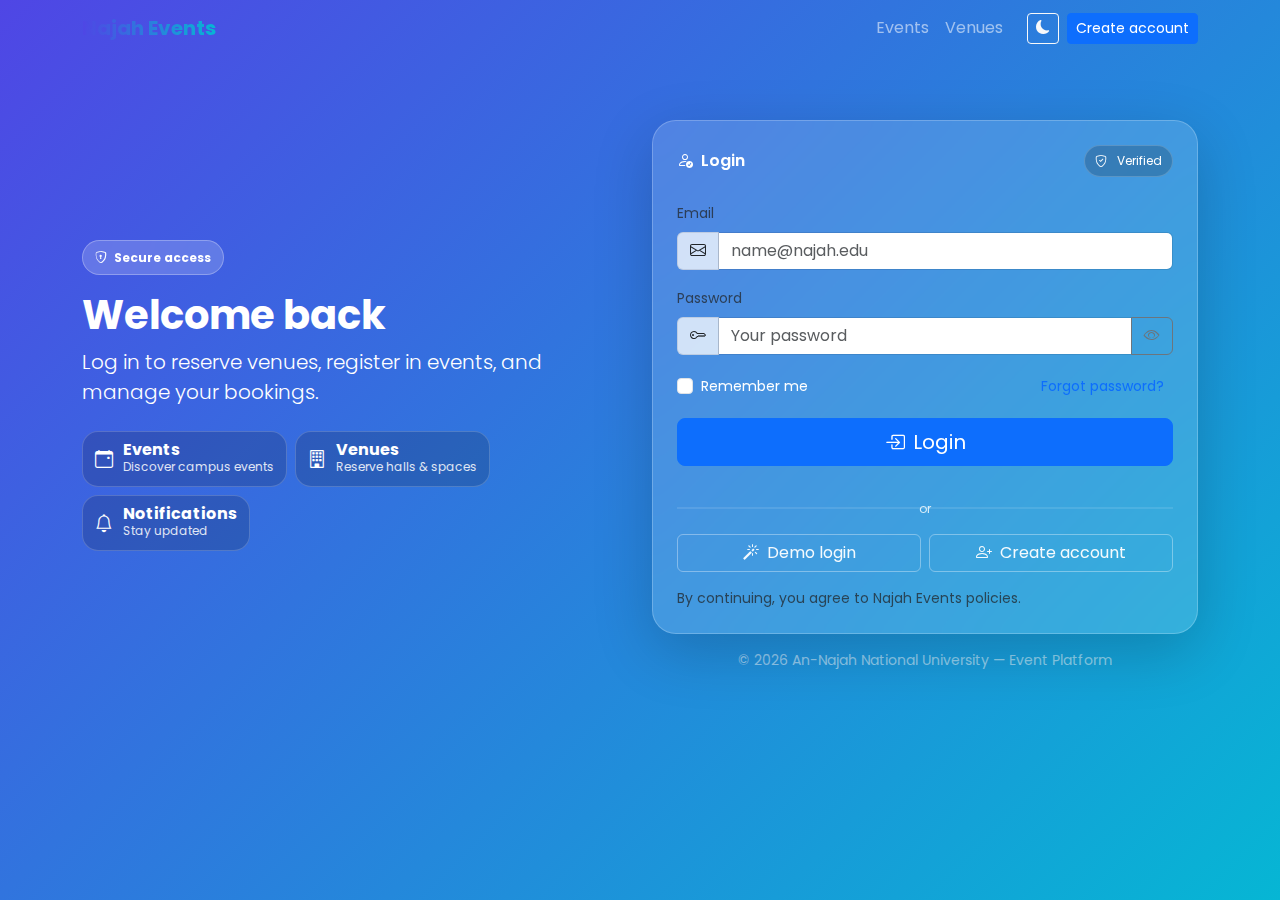
<file: login.html>
<!DOCTYPE html>
<html lang="en">
<head>
  <meta charset="UTF-8" />
  <meta name="viewport" content="width=device-width, initial-scale=1.0"/>
  <title>Login | Najah Events</title>

  <!-- Bootstrap -->
  <link href="https://cdn.jsdelivr.net/npm/bootstrap@5.3.2/dist/css/bootstrap.min.css" rel="stylesheet">
  <!-- Icons -->
  <link href="https://cdn.jsdelivr.net/npm/bootstrap-icons@1.11.1/font/bootstrap-icons.css" rel="stylesheet">
  <!-- Google Font -->
  <link href="https://fonts.googleapis.com/css2?family=Poppins:wght@300;400;600;800&display=swap" rel="stylesheet">

  <link rel="stylesheet" href="auth.css" />
</head>
<body>

  <!-- Navbar (same theme) -->
  <nav id="mainNav" class="navbar navbar-expand-lg fixed-top navbar-dark bg-transparent">
    <div class="container">
      <a class="navbar-brand fw-bold gradient-text" href="index.html">Najah Events</a>

      <button class="navbar-toggler" type="button" data-bs-toggle="collapse" data-bs-target="#navMenu">
        <span class="navbar-toggler-icon"></span>
      </button>

      <div class="collapse navbar-collapse" id="navMenu">
        <ul class="navbar-nav ms-auto align-items-lg-center">
          <li class="nav-item"><a class="nav-link" href="events.html">Events</a></li>
          <li class="nav-item"><a class="nav-link" href="venues.html">Venues</a></li>

          <li class="nav-item ms-lg-3">
            <button id="themeToggle" class="btn btn-outline-light btn-sm" aria-label="Toggle theme">
              <i class="bi bi-moon-fill"></i>
            </button>
          </li>

          <li class="nav-item ms-lg-2">
            <a class="btn btn-primary btn-sm" href="register.html">Create account</a>
          </li>
        </ul>
      </div>
    </div>
  </nav>

  <!-- Hero -->
  <header class="auth-hero text-white">
    <div class="container">
      <div class="row align-items-center g-4">
        <div class="col-lg-6">
          <span class="badge badge-glow mb-3">
            <i class="bi bi-shield-lock me-1"></i> Secure access
          </span>
          <h1 class="fw-bold display-6 mb-2">Welcome back</h1>
          <p class="lead mb-0 opacity-90">
            Log in to reserve venues, register in events, and manage your bookings.
          </p>

          <div class="mt-4 d-flex flex-wrap gap-2">

  <div class="mini-stat">
    <i class="bi bi-calendar-event"></i>
    <div>
      <div class="mini-title">Events</div>
      <div class="mini-sub">Discover campus events</div>
    </div>
  </div>

  <div class="mini-stat">
    <i class="bi bi-building"></i>
    <div>
      <div class="mini-title">Venues</div>
      <div class="mini-sub">Reserve halls & spaces</div>
    </div>
  </div>

  <div class="mini-stat">
    <i class="bi bi-bell"></i>
    <div>
      <div class="mini-title">Notifications</div>
      <div class="mini-sub">Stay updated</div>
    </div>
  </div>

</div>

        </div>

        <div class="col-lg-6">
          <div class="auth-card p-3 p-md-4">
            <div class="d-flex align-items-center justify-content-between mb-2">
              <div class="fw-semibold"><i class="bi bi-person-check me-2"></i>Login</div>
              <span class="pill"><i class="bi bi-shield-check me-1"></i>Verified </span>
            </div>

            <form id="loginForm" novalidate>
              <div class="row g-3 mt-1">
                <div class="col-12">
                  <label class="form-label small text-muted">Email</label>
                  <div class="input-group">
                    <span class="input-group-text"><i class="bi bi-envelope"></i></span>
                    <input id="loginEmail" type="email" class="form-control" placeholder="name@najah.edu" required />
                  </div>
                  <div class="invalid-feedback">Please enter a valid email.</div>
                </div>

                <div class="col-12">
                  <label class="form-label small text-muted">Password</label>
                  <div class="input-group">
                    <span class="input-group-text"><i class="bi bi-key"></i></span>
                    <input id="loginPassword" type="password" class="form-control" placeholder="Your password" minlength="6" required />
                    <button class="btn btn-outline-secondary" type="button" id="toggleLoginPass" aria-label="Show password">
                      <i class="bi bi-eye"></i>
                    </button>
                  </div>
                  <div class="invalid-feedback">Password must be at least 6 characters.</div>
                </div>

                <div class="col-12 d-flex justify-content-between align-items-center">
                  <div class="form-check">
                    <input id="rememberMe" class="form-check-input" type="checkbox" />
                    <label class="form-check-label small" for="rememberMe">Remember me</label>
                  </div>

                  <button type="button" class="btn btn-link btn-sm text-decoration-none" data-bs-toggle="modal" data-bs-target="#forgotModal">
                    Forgot password?
                  </button>
                </div>

                <div class="col-12 d-grid">
                  <button class="btn btn-primary btn-lg" type="submit">
                    <i class="bi bi-box-arrow-in-right me-2"></i>Login
                  </button>
                </div>

                <div class="col-12">
                  <div class="divider"><span>or</span></div>
                  <div class="row g-2">
                    <div class="col-6">
                      <button type="button" class="btn btn-outline-light w-100 social-btn" id="demoLoginBtn">
                        <i class="bi bi-magic me-2"></i>Demo login
                      </button>
                    </div>
                    <div class="col-6">
                      <a class="btn btn-outline-light w-100 social-btn" href="register.html">
                        <i class="bi bi-person-plus me-2"></i>Create account
                      </a>
                    </div>
                  </div>
                </div>

                <div class="col-12 small text-muted">
                  By continuing, you agree to Najah Events policies.
                </div>
              </div>
            </form>
          </div>

          <div class="text-center mt-3 small text-white-50">
            © 2026 An-Najah National University — Event Platform
          </div>
        </div>
      </div>
    </div>
  </header>

  <!-- Forgot Password Modal -->
  <div class="modal fade" id="forgotModal" tabindex="-1" aria-hidden="true">
    <div class="modal-dialog modal-dialog-centered">
      <div class="modal-content modal-soft">
        <div class="modal-header border-0">
          <h5 class="modal-title fw-bold">Reset password</h5>
          <button type="button" class="btn-close" data-bs-dismiss="modal" aria-label="Close"></button>
        </div>
        <div class="modal-body pt-0">
          <p class="text-muted mb-3">
            Enter your email and we’ll send you a reset link.
          </p>
          <label class="form-label small text-muted">Email</label>
          <input id="forgotEmail" type="email" class="form-control" placeholder="name@najah.edu">
        </div>
        <div class="modal-footer border-0">
          <button class="btn btn-outline-primary" data-bs-dismiss="modal">Close</button>
          <button class="btn btn-primary" id="sendResetBtn">
            <i class="bi bi-send me-2"></i>Send link
          </button>
        </div>
      </div>
    </div>
  </div>

  <!-- Toast -->
  <div class="toast-container position-fixed bottom-0 end-0 p-3">
    <div id="appToast" class="toast align-items-center border-0" role="alert" aria-live="assertive" aria-atomic="true">
      <div class="d-flex">
        <div class="toast-body" id="toastBody">Message</div>
        <button type="button" class="btn-close me-2 m-auto" data-bs-dismiss="toast" aria-label="Close"></button>
      </div>
    </div>
  </div>

  <!-- Scripts -->
  <script src="https://cdn.jsdelivr.net/npm/bootstrap@5.3.2/dist/js/bootstrap.bundle.min.js"></script>
  <script src="auth.js"></script>
</body>
</html>
</file>
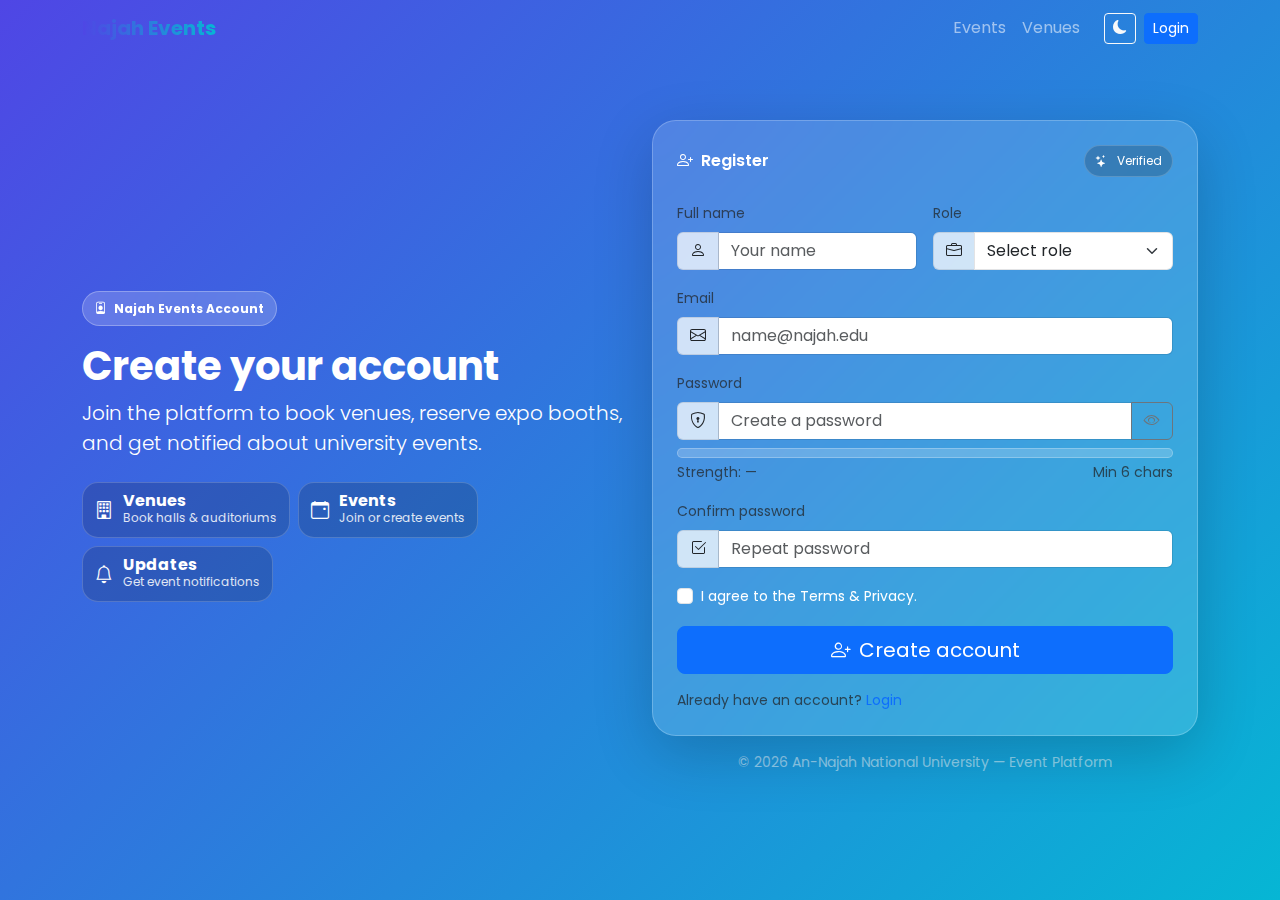
<file: register.html>
<!DOCTYPE html>
<html lang="en">
<head>
  <meta charset="UTF-8" />
  <meta name="viewport" content="width=device-width, initial-scale=1.0"/>
  <title>Register | Najah Events</title>

  <!-- Bootstrap -->
  <link href="https://cdn.jsdelivr.net/npm/bootstrap@5.3.2/dist/css/bootstrap.min.css" rel="stylesheet">
  <!-- Icons -->
  <link href="https://cdn.jsdelivr.net/npm/bootstrap-icons@1.11.1/font/bootstrap-icons.css" rel="stylesheet">
  <!-- Google Font -->
  <link href="https://fonts.googleapis.com/css2?family=Poppins:wght@300;400;600;800&display=swap" rel="stylesheet">

  <link rel="stylesheet" href="auth.css" />
</head>
<body>

  <!-- Navbar -->
  <nav id="mainNav" class="navbar navbar-expand-lg fixed-top navbar-dark bg-transparent">
    <div class="container">
      <a class="navbar-brand fw-bold gradient-text" href="index.html">Najah Events</a>

      <button class="navbar-toggler" type="button" data-bs-toggle="collapse" data-bs-target="#navMenu">
        <span class="navbar-toggler-icon"></span>
      </button>

      <div class="collapse navbar-collapse" id="navMenu">
        <ul class="navbar-nav ms-auto align-items-lg-center">
          <li class="nav-item"><a class="nav-link" href="events.html">Events</a></li>
          <li class="nav-item"><a class="nav-link" href="venues.html">Venues</a></li>

          <li class="nav-item ms-lg-3">
            <button id="themeToggle" class="btn btn-outline-light btn-sm" aria-label="Toggle theme">
              <i class="bi bi-moon-fill"></i>
            </button>
          </li>

          <li class="nav-item ms-lg-2">
            <a class="btn btn-primary btn-sm" href="login.html">Login</a>
          </li>
        </ul>
      </div>
    </div>
  </nav>

  <!-- Hero -->
  <header class="auth-hero text-white">
    <div class="container">
      <div class="row align-items-center g-4">
        <div class="col-lg-6">
          <span class="badge badge-glow mb-3">
            <i class="bi bi-person-badge me-1"></i> Najah Events Account
          </span>
          <h1 class="fw-bold display-6 mb-2">Create your account</h1>
          <p class="lead mb-0 opacity-90">
            Join the platform to book venues, reserve expo booths, and get notified about university events.
          </p>

         <div class="mt-4 d-flex flex-wrap gap-2">

  <div class="mini-stat">
    <i class="bi bi-building"></i>
    <div>
      <div class="mini-title">Venues</div>
      <div class="mini-sub">Book halls & auditoriums</div>
    </div>
  </div>

  <div class="mini-stat">
    <i class="bi bi-calendar-event"></i>
    <div>
      <div class="mini-title">Events</div>
      <div class="mini-sub">Join or create events</div>
    </div>
  </div>

  <div class="mini-stat">
    <i class="bi bi-bell"></i>
    <div>
      <div class="mini-title">Updates</div>
      <div class="mini-sub">Get event notifications</div>
    </div>
  </div>

</div>


        </div>

        <div class="col-lg-6">
          <div class="auth-card p-3 p-md-4">
            <div class="d-flex align-items-center justify-content-between mb-2">
              <div class="fw-semibold"><i class="bi bi-person-plus me-2"></i>Register</div>
              <span class="pill"><i class="bi bi-stars me-1"></i>Verified</span>
            </div>

            <form id="registerForm" novalidate>
              <div class="row g-3 mt-1">
                <div class="col-md-6">
                  <label class="form-label small text-muted">Full name</label>
                  <div class="input-group">
                    <span class="input-group-text"><i class="bi bi-person"></i></span>
                    <input id="regName" type="text" class="form-control" placeholder="Your name" minlength="3" required />
                  </div>
                  <div class="invalid-feedback">Name must be at least 3 characters.</div>
                </div>

                <div class="col-md-6">
                  <label class="form-label small text-muted">Role</label>
                  <div class="input-group">
                    <span class="input-group-text"><i class="bi bi-briefcase"></i></span>
                    <select id="regRole" class="form-select" required>
                      <option value="" selected disabled>Select role</option>
                      <option value="student">Student</option>
                      <option value="company">Company</option>
                      <option value="club">University Club</option>
                    </select>
                  </div>
                  <div class="invalid-feedback">Please select a role.</div>
                </div>

                <div class="col-12">
                  <label class="form-label small text-muted">Email</label>
                  <div class="input-group">
                    <span class="input-group-text"><i class="bi bi-envelope"></i></span>
                    <input id="regEmail" type="email" class="form-control" placeholder="name@najah.edu" required />
                  </div>
                  <div class="invalid-feedback">Please enter a valid email.</div>
                </div>

                <div class="col-12">
                  <label class="form-label small text-muted">Password</label>
                  <div class="input-group">
                    <span class="input-group-text"><i class="bi bi-shield-lock"></i></span>
                    <input id="regPassword" type="password" class="form-control" placeholder="Create a password" minlength="6" required />
                    <button class="btn btn-outline-secondary" type="button" id="toggleRegPass" aria-label="Show password">
                      <i class="bi bi-eye"></i>
                    </button>
                  </div>

                  <div class="mt-2">
                    <div class="strength">
                      <div class="strength-bar" id="strengthBar"></div>
                    </div>
                    <div class="d-flex justify-content-between small mt-1">
                      <span class="text-muted" id="strengthText">Strength: —</span>
                      <span class="text-muted">Min 6 chars</span>
                    </div>
                  </div>

                  <div class="invalid-feedback">Password must be at least 6 characters.</div>
                </div>

                <div class="col-12">
                  <label class="form-label small text-muted">Confirm password</label>
                  <div class="input-group">
                    <span class="input-group-text"><i class="bi bi-check2-square"></i></span>
                    <input id="regConfirm" type="password" class="form-control" placeholder="Repeat password" minlength="6" required />
                  </div>
                  <div class="invalid-feedback">Passwords do not match.</div>
                </div>

                <div class="col-12">
                  <div class="form-check">
                    <input id="termsCheck" class="form-check-input" type="checkbox" required />
                    <label class="form-check-label small" for="termsCheck">
                      I agree to the Terms & Privacy.
                    </label>
                    <div class="invalid-feedback">You must agree before registering.</div>
                  </div>
                </div>

                <div class="col-12 d-grid">
                  <button class="btn btn-primary btn-lg" type="submit">
                    <i class="bi bi-person-plus me-2"></i>Create account
                  </button>
                </div>

                <div class="col-12 small text-muted">
                  Already have an account?
                  <a class="text-decoration-none" href="login.html">Login</a>
                </div>
              </div>
            </form>
          </div>

          <div class="text-center mt-3 small text-white-50">
            © 2026 An-Najah National University — Event Platform
          </div>
        </div>
      </div>
    </div>
  </header>

  <!-- Toast -->
  <div class="toast-container position-fixed bottom-0 end-0 p-3">
    <div id="appToast" class="toast align-items-center border-0" role="alert" aria-live="assertive" aria-atomic="true">
      <div class="d-flex">
        <div class="toast-body" id="toastBody">Message</div>
        <button type="button" class="btn-close me-2 m-auto" data-bs-dismiss="toast" aria-label="Close"></button>
      </div>
    </div>
  </div>

  <!-- Scripts -->
  <script src="https://cdn.jsdelivr.net/npm/bootstrap@5.3.2/dist/js/bootstrap.bundle.min.js"></script>
  <script src="auth.js"></script>
</body>
</html>
</file>
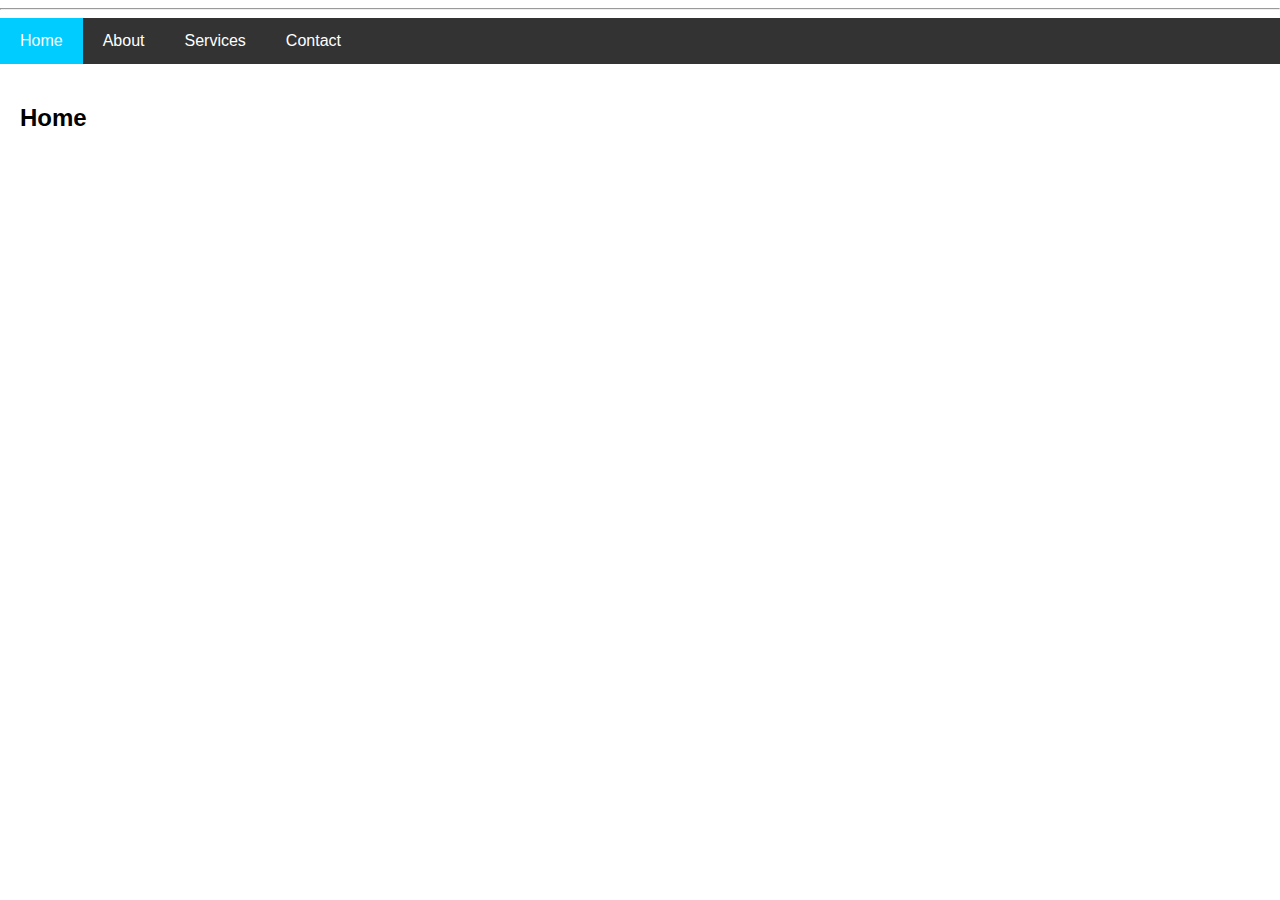
<file: test.html>
<!DOCTYPE html>
<html>
<head>
    <title>Najah Events Website</title>
    <link rel="stylesheet" href="style.css">
    <meta charset="UTF-8">
</head>
<hr>
<body>

<div class="navbar">
    <button class="tablink active" onclick="openTab(event, 'Home')">Home</button>
    <button class="tablink" onclick="openTab(event, 'About')">About</button>
    <button class="tablink" onclick="openTab(event, 'Services')">Services</button>
    <button class="tablink" onclick="openTab(event, 'Contact')">Contact</button>
</div>

<div id="Home" class="tabcontent" style="display:block">
    <h2>      
            Home
    </h2> 
</div>

<div id="About" class="tabcontent">
    <h2>About</h2>
</div>

<div id="Services" class="tabcontent">
    <h2>Services</h2>
</div>

<div id="Contact" class="tabcontent">
    <h2>Contact</h2>
</div>

<script src="script.js"></script>

</body>
</html>
</file>
<file: auth.css>
:root{
  --grad-a:#4f46e5;
  --grad-b:#06b6d4;
  --radius: 18px;
}

body{
  font-family:'Poppins',sans-serif;
  transition:0.3s;
}

.gradient-text{
  background:linear-gradient(90deg,var(--grad-a),var(--grad-b));
  -webkit-background-clip:text;
  -webkit-text-fill-color:transparent;
}

/* Hero */
.auth-hero{
  min-height: 100vh;
  padding: 120px 0 50px;
  background:linear-gradient(135deg,var(--grad-a),var(--grad-b));
}

/* Navbar background when scroll */
.navbar.scrolled{
  background: rgba(0,0,0,0.75) !important;
  backdrop-filter: blur(10px);
}

/* Glass badges */
.badge-glow{
  background: rgba(255,255,255,0.18);
  border: 1px solid rgba(255,255,255,0.28);
  color: #fff;
  padding: 10px 12px;
  border-radius: 999px;
  backdrop-filter: blur(10px);
}

.pill{
  display:inline-flex;
  align-items:center;
  gap:6px;
  padding: 6px 10px;
  border-radius: 999px;
  background: rgba(0,0,0,0.18);
  border: 1px solid rgba(255,255,255,0.18);
  color: #fff;
  font-size: 12px;
}

/* Auth card (glass) */
.auth-card{
  border-radius: 24px;
  background: rgba(255,255,255,0.14);
  border: 1px solid rgba(255,255,255,0.22);
  backdrop-filter: blur(12px);
  box-shadow: 0 18px 60px rgba(0,0,0,0.18);
}

.input-group-text{
  background: rgba(255,255,255,0.75);
  border: 1px solid rgba(15,23,42,0.10);
}

.form-control, .form-select{
  border: 1px solid rgba(15,23,42,0.12);
}

/* Divider */
.divider{
  position: relative;
  text-align: center;
  margin: 14px 0;
  opacity: 0.95;
}
.divider span{
  display:inline-block;
  padding: 0 10px;
  font-size: 12px;
  color: rgba(255,255,255,0.85);
  background: transparent;
}
.divider:before{
  content:"";
  position:absolute;
  left:0; right:0;
  top:50%;
  border-top: 1px solid rgba(255,255,255,0.22);
  transform: translateY(-50%);
  z-index:-1;
}

.social-btn{
  border-color: rgba(255,255,255,0.35) !important;
  color: rgba(255,255,255,0.95) !important;
}

/* Tips */
.auth-tips .tip{
  display:flex;
  align-items:center;
  gap:10px;
  margin: 8px 0;
  opacity: 0.95;
}

/* Mini stats */
.mini-stat{
  display:flex;
  gap:10px;
  align-items:center;
  padding: 10px 12px;
  border-radius: 16px;
  background: rgba(0,0,0,0.16);
  border: 1px solid rgba(255,255,255,0.18);
}
.mini-stat i{ font-size: 18px; }
.mini-title{ font-weight: 700; line-height: 1; }
.mini-sub{ font-size: 12px; opacity: 0.85; }

/* Strength bar */
.strength{
  height: 10px;
  border-radius: 999px;
  background: rgba(255,255,255,0.20);
  border: 1px solid rgba(255,255,255,0.25);
  overflow: hidden;
}
.strength-bar{
  height: 100%;
  width: 0%;
  border-radius: 999px;
  background: rgba(255,255,255,0.85);
  transition: width 0.25s;
}

/* Modal */
.modal-soft{
  border: none;
  border-radius: 22px;
  overflow: hidden;
}

/* Toast */
.toast{
  border-radius: 16px;
  background: rgba(15,23,42,0.92);
  color: white;
  box-shadow: 0 16px 50px rgba(0,0,0,0.25);
}

/* Dark mode */
.dark-mode{
  background:#121212;
  color:white;
}

.dark-mode .navbar.scrolled{
  background: rgba(20,20,20,0.85) !important;
}

.dark-mode .auth-card{
  background: rgba(20,20,20,0.40);
  border-color: rgba(255,255,255,0.14);
}

.dark-mode .input-group-text,
.dark-mode .form-control,
.dark-mode .form-select{
  background:#1e1e1e;
  color:white;
  border-color:#2a2a2a;
}

.dark-mode .modal-content{
  background:#141414;
  color:white;
}

.dark-mode .btn-outline-secondary{
  border-color: rgba(255,255,255,0.25);
  color: rgba(255,255,255,0.9);
}
</file>
<file: style.css>
body {
    margin: 0;
    font-family: Impact, Haettenschweiler, 'Arial Narrow Bold', sans-serif;
}

.navbar {
    background-color: #333;
    overflow: hidden;
}

.navbar button {
    background-color: #333;
    color: white;
    border: none;
    padding: 14px 20px;
    cursor: pointer;
    float: left;
    font-size: 16px;
}

.navbar button:hover {
    background-color: #e30f0f;
}

.navbar button.active {
    background-color: #00ccff;
}

.tabcontent {
    display: none;
    padding: 20px;
    
}

#table {

    background-color: rgb(110, 255, 146);
    border-color: black;
    border-radius: 50px;
    border-width: 10px;
    align-items: center;
}
</file>
